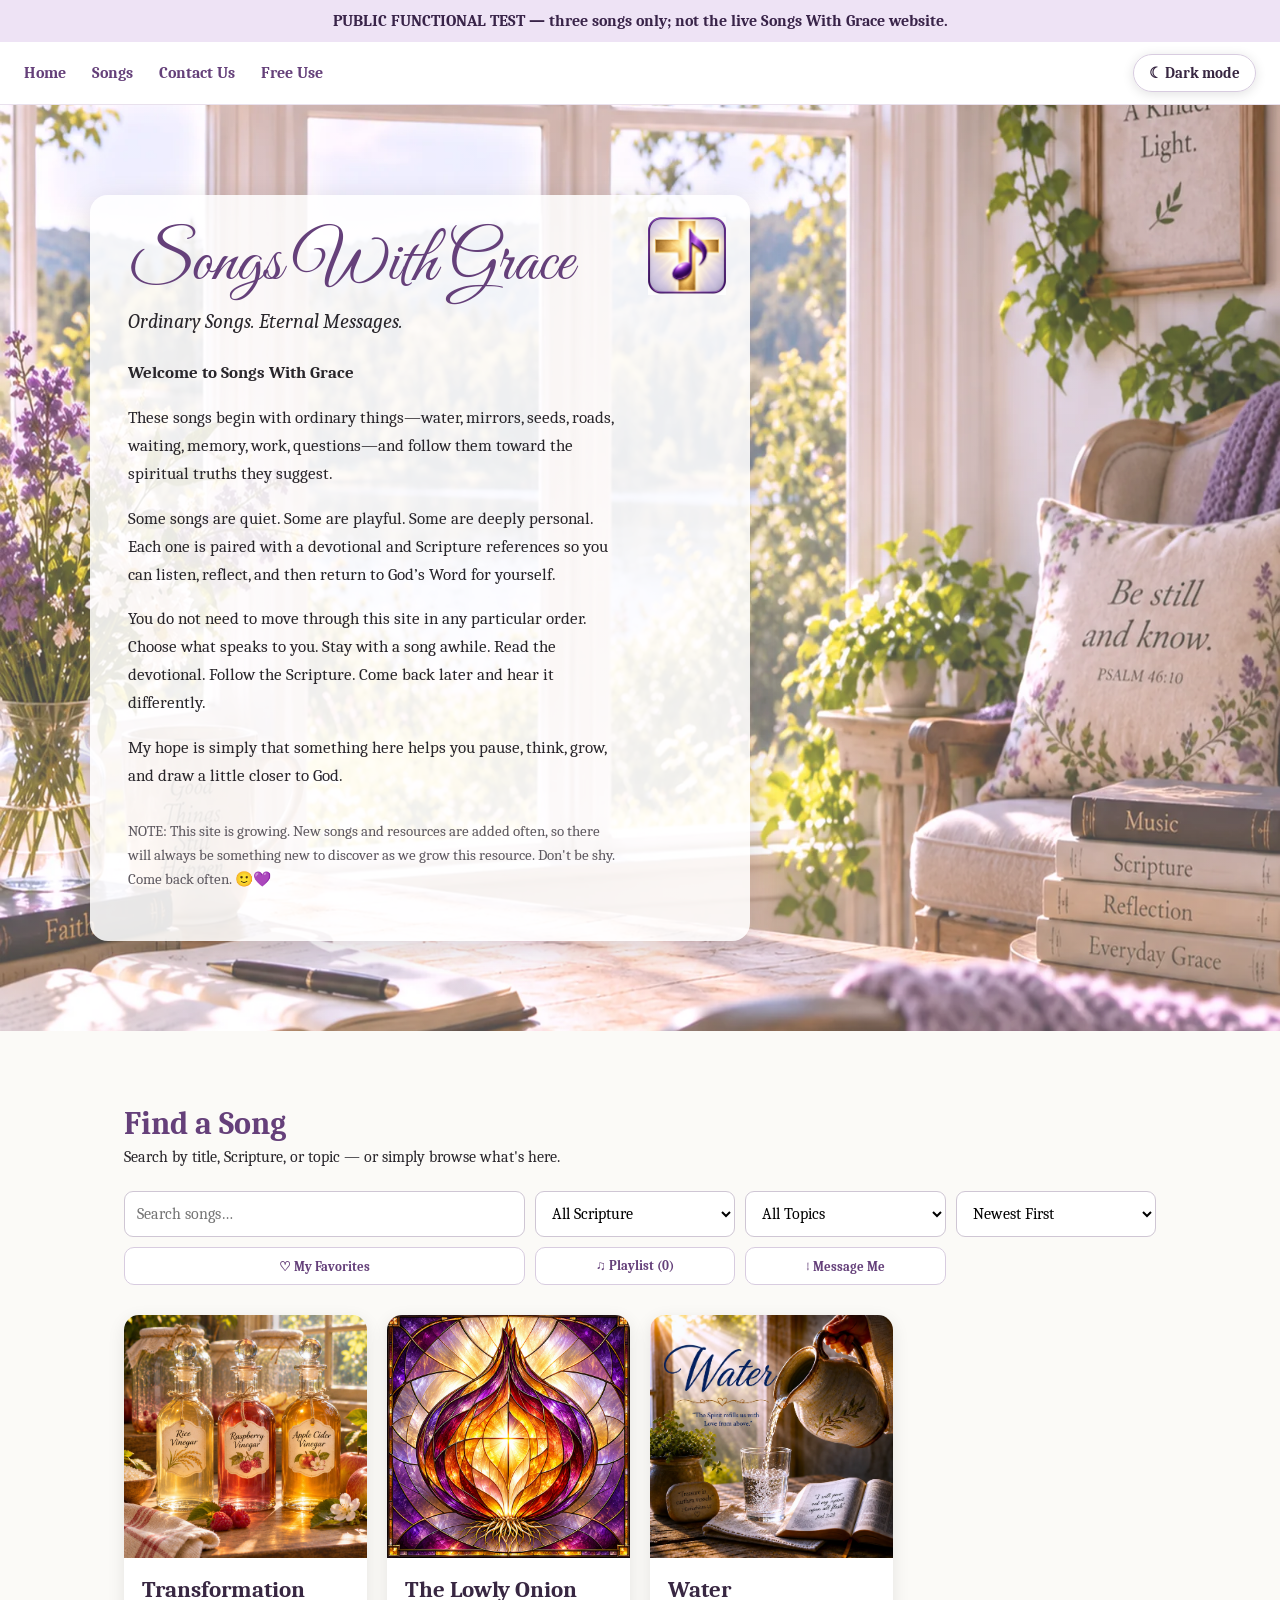
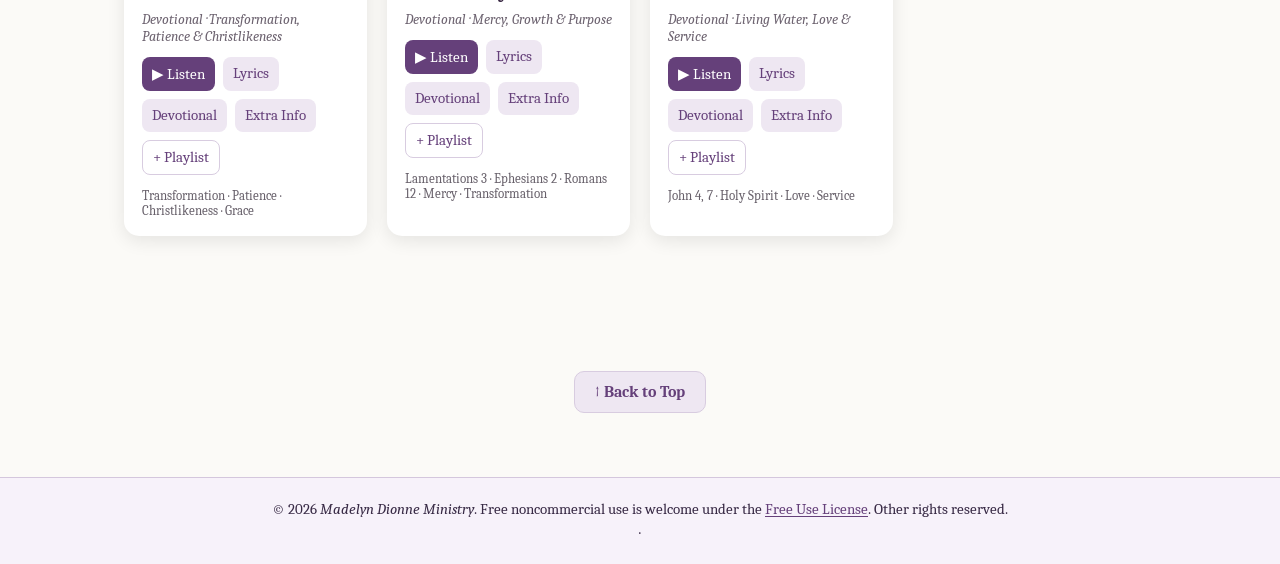
<file: index.html>
<!DOCTYPE html>

<html lang="en">
<head>
<meta charset="utf-8"/>
<meta content="width=device-width, initial-scale=1" name="viewport"/>
<link href="assets/favicon.png" rel="icon" type="image/png"/>
<title>Songs With Grace</title>
<link href="https://fonts.googleapis.com" rel="preconnect"/>
<link crossorigin="" href="https://fonts.gstatic.com" rel="preconnect"/>
<link href="https://fonts.googleapis.com/css2?family=Caladea:ital,wght@0,400;0,700;1,400;1,700&amp;family=Great+Vibes&amp;display=swap" rel="stylesheet"/>
<link href="site-nav.css" rel="stylesheet"/><link href="swg-theme.css" rel="stylesheet"/><script src="swg-theme.js"></script>
<style>
:root{--purple:#65407a;--deep:#382742;--paper:#fbfaf7;--ink:#29262b;--soft:#eee7f2}
*{box-sizing:border-box}
html{scroll-behavior:smooth}
body{margin:0;font-family:"Caladea",serif;color:var(--ink);background:var(--paper)}
.hero{min-height:72vh;background:linear-gradient(rgba(255,255,255,.16),rgba(255,255,255,.30)),url('assets/main-page-hero.webp') center/cover no-repeat;display:flex;align-items:center;padding:7vw}
.hero-box{position:relative;max-width:660px;background:rgba(255,255,255,.86);padding:34px 128px 34px 38px;border-radius:18px;box-shadow:0 8px 30px rgba(0,0,0,.14)}
.hero-logo{position:absolute;top:22px;right:24px;width:78px;height:78px;object-fit:contain}
h1{margin:0;color:var(--purple);font-family:"Great Vibes",cursive;font-size:clamp(2.9rem,5.3vw,4.8rem);font-weight:400;line-height:1.02;white-space:nowrap}
.tagline{font-size:1.25rem;font-style:italic;margin:12px 0 26px}
.welcome{font-size:1.06rem;line-height:1.65}.growing{font-size:.92rem;color:#5e5960}
main{max-width:1080px;margin:auto;padding:48px 24px 70px}h2{color:var(--purple);font-size:2rem;margin-bottom:6px}.find-intro{margin-top:0}
.controls{display:grid;grid-template-columns:2fr repeat(3,1fr);gap:10px;margin:25px 0 30px}
input,select{width:100%;padding:12px;border:1px solid #cfc6d4;border-radius:9px;background:white;font:inherit}
.grid{display:grid;grid-template-columns:repeat(4,minmax(0,1fr));gap:20px}
.card{background:white;border-radius:15px;overflow:hidden;box-shadow:0 5px 18px rgba(0,0,0,.09)}
.card img{width:100%;aspect-ratio:1;object-fit:cover;display:block}.card-body{padding:18px}.card h3{margin:0 0 8px;font-size:1.45rem;color:var(--deep)}
.resource-type-card{font-size:.9rem;font-style:italic;color:#6d6370;margin:0 0 12px}.new-song-marker{display:none;margin-left:.28rem;color:var(--purple);font-weight:700;font-size:1rem;vertical-align:super;line-height:1}
.actions{display:flex;flex-wrap:wrap;gap:8px}.actions a{padding:8px 10px;border-radius:8px;text-decoration:none;color:var(--purple);background:var(--soft);font-size:.92rem}.actions a.listen{background:var(--purple);color:white}
.meta{font-size:.84rem;margin-top:13px;color:#68616b}.no-results{display:none;padding:20px;background:white;border-radius:12px}

@media(max-width:920px){.controls{grid-template-columns:1fr 1fr}.grid{grid-template-columns:repeat(3,minmax(0,1fr))}}
@media(max-width:720px){.hero{min-height:68vh;padding:20px}.hero-box{padding:24px 92px 24px 24px}.hero-logo{top:18px;right:18px;width:56px;height:56px}.controls{grid-template-columns:1fr}.grid{grid-template-columns:repeat(2,minmax(0,1fr));gap:12px}.card-body{padding:13px}.actions{gap:5px}.actions a{font-size:.78rem;padding:7px}}
.favorites-toggle{border:1px solid #d8cce0;background:#fff;color:var(--purple);font-family:inherit;font-weight:700;border-radius:10px;padding:10px 14px;cursor:pointer}.favorites-toggle.active{background:#f3edf6}.favorites-note{text-align:center;color:#6d6370;font-size:.9rem;margin:8px 0 16px}
.new-feature-mark{color:var(--purple);font-weight:700;margin-left:2px}.new-feature-mark[hidden]{display:none!important}
.sr-only{position:absolute;width:1px;height:1px;padding:0;margin:-1px;overflow:hidden;clip:rect(0,0,0,0);white-space:nowrap;border:0}

/* SWG Playlist */
.playlist-add{border:1px solid #d8cce0;background:#fff;color:var(--purple);font:inherit;font-size:.92rem;padding:8px 10px;border-radius:8px;cursor:pointer}.playlist-add.is-added{background:#f3edf6;font-weight:700}.playlist-launch{border:1px solid #d8cce0;background:#fff;color:var(--purple);font-family:inherit;font-weight:700;border-radius:10px;padding:10px 14px;cursor:pointer}.playlist-panel{position:fixed;right:18px;bottom:18px;z-index:10000;width:min(430px,calc(100% - 30px));max-height:min(72vh,650px);display:none;flex-direction:column;background:#fbfaf7;border:1px solid #d8cce0;border-radius:16px;box-shadow:0 12px 34px rgba(0,0,0,.20);overflow:hidden}.playlist-panel.is-open{display:flex}.playlist-head{display:flex;align-items:center;justify-content:space-between;gap:12px;padding:15px 16px 10px;border-bottom:1px solid #e9e1ed}.playlist-head h2{font-size:1.35rem;margin:0}.playlist-close{border:0;background:transparent;color:var(--purple);font:700 1.45rem/1 Caladea,serif;cursor:pointer}.playlist-list{list-style:none;margin:0;padding:8px 12px;overflow:auto}.playlist-item{display:grid;grid-template-columns:1fr auto;gap:8px;align-items:center;padding:9px 4px;border-bottom:1px solid #eee7f2}.playlist-item.is-current{font-weight:700;color:var(--deep)}.playlist-item-actions{display:flex;gap:3px}.playlist-item button{border:0;background:transparent;color:var(--purple);font:inherit;cursor:pointer;padding:4px 5px}.playlist-empty{padding:18px;text-align:center;color:#6d6370}.playlist-player{padding:12px 16px 16px;border-top:1px solid #e9e1ed;background:#fff}.playlist-now{font-size:.9rem;margin:0 0 8px;color:#5e5960;min-height:1.2em}.playlist-player audio{width:100%;margin:0 0 9px}.playlist-controls{display:flex;gap:7px;flex-wrap:wrap}.playlist-controls button{border:0;border-radius:8px;background:var(--purple);color:#fff;font:inherit;font-weight:700;padding:8px 11px;cursor:pointer}.playlist-controls button.secondary{background:#eee7f2;color:var(--purple)}@media(max-width:560px){.playlist-panel{right:15px;bottom:15px;width:calc(100% - 30px);max-height:78vh}.playlist-add{font-size:.78rem;padding:7px}}@media print{.playlist-panel,.playlist-launch,.playlist-add{display:none!important}}

/* Download license confirmation (index playlist only) */
.swg-download-dialog[hidden]{display:none!important}.swg-download-dialog{position:fixed;inset:0;z-index:20000;background:rgba(30,20,37,.64);display:flex;align-items:center;justify-content:center;padding:16px}.swg-download-box{width:min(650px,100%);max-height:92vh;display:flex;flex-direction:column;background:#fbfaf7;border-radius:16px;padding:22px;box-shadow:0 14px 44px rgba(0,0,0,.3);font-family:Caladea,serif}.swg-download-box h2{margin:0 35px 8px 0;font-size:1.65rem}.swg-download-close{float:right;border:0;background:transparent;color:#65407a;font-size:1.7rem;cursor:pointer}.swg-license-toggle{align-self:flex-start;color:#65407a;background:#eee7f2;border:1px solid #d8cce0;border-radius:8px;font:inherit;padding:9px 12px;cursor:pointer}.swg-license-scroll{overflow-y:auto;min-height:0;max-height:38vh;border:1px solid #ded4e3;border-radius:9px;padding:12px 16px;margin:12px 0;line-height:1.5;background:white}.swg-license-scroll[hidden]{display:none}.swg-license-scroll .license-content{padding:0;max-width:none}.swg-license-scroll h1{font-family:Caladea,serif;font-size:1.7rem;white-space:normal}.swg-license-scroll h2{font-size:1.2rem;margin:1em 0 .35em}.swg-license-scroll p{margin:.5em 0}.swg-download-accept{display:flex;align-items:flex-start;gap:9px;margin:14px 0}.swg-download-accept input{width:auto;margin-top:4px}.swg-download-actions{display:flex;gap:10px;justify-content:flex-end;flex-wrap:wrap}.swg-download-actions button{font:inherit;border-radius:8px;padding:9px 15px;cursor:pointer;border:1px solid #d8cce0}.swg-download-confirm{background:#65407a;color:white}.swg-download-confirm:disabled{opacity:.45;cursor:not-allowed}.swg-download-help{font-size:.9rem;color:#6d6370}.playlist-controls .swg-download-button{background:#eee7f2;color:#65407a}

/* Private visitor messages */
.swg-message-form{max-width:650px;margin:22px 0 8px;padding:24px;background:#fff;border:1px solid #e5dce9;border-radius:14px}
.swg-message-form label{display:block;margin:14px 0 6px;font-weight:700;color:var(--deep)}
.swg-message-form input,.swg-message-form textarea{width:100%;padding:12px;border:1px solid #cfc6d4;border-radius:9px;background:white;font:inherit}
.swg-message-form textarea{resize:vertical}
.swg-message-form button{margin-top:16px;background:var(--purple);color:white;border:0;border-radius:9px;padding:12px 20px;font:inherit;font-weight:700;cursor:pointer}
.swg-message-form button:hover,.swg-message-form button:focus-visible{background:var(--deep)}
.swg-message-note{font-size:.9rem;color:#5e5960;line-height:1.5}

/* The download agreement is always legible, including in dark mode. */
html body .swg-download-box{background:#eee8f1!important;color:#29262b!important;color-scheme:light}
html body .swg-download-box p,html body .swg-download-box label,html body .swg-download-box span,html body .swg-download-box li,html body .swg-download-box strong,html body .swg-download-box em{color:#29262b!important}
html body .swg-download-box h2,html body .swg-download-box a{color:#65407a!important}
html body .swg-download-box .swg-license-scroll{background:#f7f3f9!important;color:#29262b!important}
html body .swg-download-box .swg-license-scroll h1,html body .swg-download-box .swg-license-scroll h2{color:#65407a!important}
html body .swg-download-box .swg-download-confirm{background:#65407a!important;color:white!important}

/* Index review: accessible return link and dark-mode contact heading. */
.swg-back-to-top-wrap{text-align:center;padding:0 24px 24px}
.swg-back-to-top{display:inline-block;padding:11px 20px;border:1px solid #d8cce0;border-radius:10px;background:#eee7f2;color:#65407a;font-weight:700;text-decoration:none}
.swg-back-to-top:hover,.swg-back-to-top:focus-visible{background:#e2d3eb;text-decoration:underline}
html[data-swg-theme="dark"] .site-info #swgMessageTitle{color:#d9b9ed}
html[data-swg-theme="dark"] .swg-back-to-top{background:#382a43;color:#f1dcfc;border-color:#685774}
html[data-swg-theme="dark"] .swg-back-to-top:hover,html[data-swg-theme="dark"] .swg-back-to-top:focus-visible{background:#493553}
@media print{.swg-back-to-top-wrap{display:none}}
</style>
<!-- Privacy-friendly analytics by Plausible -->

<script>
  window.plausible=window.plausible||function(){(plausible.q=plausible.q||[]).push(arguments)},plausible.init=plausible.init||function(i){plausible.o=i||{}};
  plausible.init()
</script>
<link href="swg-footer.css" rel="stylesheet"/>
</head>
<body id="browse-top"><div id="swg-test-notice" style="padding:12px;text-align:center;background:#eee3f5;color:#392449;font-weight:bold;position:relative;z-index:5">PUBLIC FUNCTIONAL TEST — three songs only; not the live Songs With Grace website.</div>
<nav aria-label="Site menu" class="site-menu"><a href="#browse-top">Home</a><a href="#songs">Songs</a><a href="#contact-us">Contact Us</a><a href="license.html">Free Use</a></nav>
<section class="hero">
<div class="hero-box">
<img alt="Songs With Grace logo" class="hero-logo" src="assets/favicon.png"/>
<h1>Songs With Grace</h1>
<div class="tagline">Ordinary Songs. Eternal Messages.</div>
<div class="welcome">
<strong>Welcome to Songs With Grace</strong>
<p>These songs begin with ordinary things—water, mirrors, seeds, roads, waiting, memory, work, questions—and follow them toward the spiritual truths they suggest.</p>
<p>Some songs are quiet. Some are playful. Some are deeply personal. Each one is paired with a devotional and Scripture references so you can listen, reflect, and then return to God’s Word for yourself.</p>
<p>You do not need to move through this site in any particular order. Choose what speaks to you. Stay with a song awhile. Read the devotional. Follow the Scripture. Come back later and hear it differently.</p>
<p>My hope is simply that something here helps you pause, think, grow, and draw a little closer to God.</p>
<p class="growing" style="margin-top:2em">NOTE: This site is growing. New songs and resources are added often, so there will always be something new to discover as we grow this resource. Don't be shy. Come back often. 🙂💜</p>
</div>
</div>
</section>
<main id="songs">
<h2>Find a Song</h2>
<p class="find-intro">Search by title, Scripture, or topic — or simply browse what's here.</p>
<div class="controls">
<input aria-label="Search songs" id="search" placeholder="Search songs…" type="search"/>
<select id="scripture"><option value="">All Scripture</option><option value="1 corinthians 13">1 Corinthians 13</option><option value="1 corinthians 15">1 Corinthians 15</option><option value="1 john 4">1 John 4</option><option value="1 samuel 16">1 Samuel 16</option><option value="1 samuel 3">1 Samuel 3</option><option value="1 thessalonians 5">1 Thessalonians 5</option><option value="2 corinthians 10">2 Corinthians 10</option><option value="2 corinthians 5">2 Corinthians 5</option><option value="2 peter 3">2 Peter 3</option><option value="2 timothy 1">2 Timothy 1</option><option value="2 timothy 2">2 Timothy 2</option><option value="2 timothy 3">2 Timothy 3</option><option value="acts 2">Acts 2</option><option value="acts 17">Acts 17</option><option value="colossians 2">Colossians 2</option><option value="ephesians 2">Ephesians 2</option><option value="ecclesiastes 3">Ecclesiastes 3</option><option value="ephesians 4">Ephesians 4</option><option value="galatians 1">Galatians 1</option><option value="galatians 2">Galatians 2</option><option value="galatians 3">Galatians 3–4</option><option value="hebrews 4">Hebrews 4</option><option value="isaiah 49">Isaiah 49</option><option value="isaiah 55">Isaiah 55</option><option value="james 4">James 4</option><option value="james 1">James 1</option><option value="jeremiah 18">Jeremiah 18</option><option value="jeremiah 23">Jeremiah 23</option><option value="john 13">John 13</option><option value="john 15">John 15</option><option value="john 3">John 3</option><option value="john 16">John 16</option><option value="john 4">John 4</option><option value="john 7">John 7</option><option value="luke 15">Luke 15</option><option value="mark 4">Mark 4</option><option value="matthew 6">Matthew 6</option><option value="philippians 1">Philippians 1</option><option value="proverbs 16">Proverbs 16</option><option value="proverbs 25">Proverbs 25</option><option value="proverbs">Proverbs</option><option value="psalm 1">Psalm 1</option><option value="psalm 139">Psalm 139</option><option value="psalm 42">Psalm 42</option><option value="psalm 46">Psalm 46</option><option value="psalm 85">Psalm 85</option><option value="psalm 77">Psalm 77</option><option value="romans 12">Romans 12</option><option value="romans 6">Romans 6</option><option value="romans 8">Romans 8</option><option value="john 8">John 8</option><option value="matthew 5">Matthew 5</option><option value="luke 10">Luke 10</option><option value="revelation 2">Revelation 2</option><option value="colossians 3">Colossians 3</option><option value="psalm 51">Psalm 51</option><option value="luke 12">Luke 12</option><option value="matthew 25">Matthew 25</option><option value="1 timothy 6">1 Timothy 6</option><option value="2 corinthians 9">2 Corinthians 9</option><option value="hebrews 13">Hebrews 13</option><option value="revelation 21">Revelation 21</option><option value="psalm 90">Psalm 90</option><option value="ephesians 1">Ephesians 1</option><option value="galatians 4">Galatians 4</option><option value="genesis 1">Genesis 1</option><option value="exodus 20">Exodus 20</option></select>
<select id="topic"><option value="">All Topics</option><option value="adoption">Adoption</option><option value="aging">Aging</option><option value="awakening">Awakening</option><option value="belief">Belief</option><option value="calling">Calling</option><option value="caregiving">Caregiving</option><option value="christ">Christ</option><option value="christlikeness">Christlikeness</option><option value="dignity">Dignity</option><option value="discernment">Discernment</option><option value="encouragement">Encouragement</option><option value="faith">Faith</option><option value="faithfulness">Faithfulness</option><option value="family">Family</option><option value="gardening">Gardening</option><option value="god's presence">God's Presence</option><option value="gospel">Gospel</option><option value="grace">Grace</option><option value="gratitude">Gratitude</option><option value="growth">Growth</option><option value="healing">Healing</option><option value="heirship">Heirship</option><option value="holy spirit">Holy Spirit</option><option value="hope">Hope</option><option value="humor">Humor</option><option value="identity">Identity</option><option value="inheritance">Inheritance</option><option value="integrity">Integrity</option><option value="lament">Lament</option><option value="legacy">Legacy</option><option value="listening">Listening</option><option value="living water">Living Water</option><option value="love">Love</option><option value="meditation">Meditation</option><option value="memory">Memory</option><option value="mercy">Mercy</option><option value="peace">Peace</option><option value="prayer">Prayer</option><option value="presence">Presence</option><option value="promise">Promise</option><option value="proverbs">Proverbs</option><option value="pruning">Pruning</option><option value="redemption">Redemption</option><option value="refuge">Refuge</option><option value="remembrance">Remembrance</option><option value="repentance">Repentance</option><option value="restoration">Restoration</option><option value="return">Return</option><option value="revival">Revival</option><option value="righteousness">Righteousness</option><option value="rootedness">Rootedness</option><option value="salvation">Salvation</option><option value="scripture">Scripture</option><option value="service">Service</option><option value="speech">Speech</option><option value="stewardship">Stewardship</option><option value="stillness">Stillness</option><option value="suffering">Suffering</option><option value="surrender">Surrender</option><option value="temptation">Temptation</option><option value="thoughts">Thoughts</option><option value="time">Time</option><option value="transformation">Transformation</option><option value="trust">Trust</option><option value="truth">Truth</option><option value="wisdom">Wisdom</option><option value="devotion">Devotion</option><option value="renewal">Renewal</option><option value="joy">Joy</option><option value="generosity">Generosity</option><option value="wealth">Wealth</option><option value="compassion">Compassion</option><option value="heaven">Heaven</option><option value="eternity">Eternity</option></select>
<select aria-label="Sort songs" id="sort"><option value="newest">Newest First</option><option value="oldest">Oldest First</option><option value="az">Title A–Z</option><option value="za">Title Z–A</option><option value="updated">Recently Updated</option></select><button aria-pressed="false" class="favorites-toggle" id="favoritesToggle" type="button">♡ My Favorites<span aria-label="New" class="new-feature-mark" data-new-until="2026-10-19">*</span></button><button aria-controls="playlistPanel" aria-expanded="false" class="playlist-launch" id="playlistLaunch" type="button">♫ Playlist (0)</button>
<button aria-label="Message Me" class="playlist-launch" onclick="window.location.hash='contact-us'" type="button">↓ Message Me</button>
</div><div class="favorites-note" hidden="" id="favoritesNote">Showing favorites saved in this browser.</div>
<section class="grid" id="songGrid"><article class="card" data-added="2026-11-18T00:00:00" data-new-date="2026-11-18" data-page="transformation.html" data-search="transformation vinegar rice raspberry apple cider fermentation patience growth grace christlikeness holy hands" data-title="Transformation" data-updated="2026-11-18T00:00:00"><a data-swg-action="cover" data-swg-song-link="Transformation" href="transformation.html"><img alt="Transformation cover artwork" loading="lazy" src="assets/transformation-cover.webp"/></a><div class="card-body"><h3><a data-swg-action="title" data-swg-song-link="Transformation" href="transformation.html" style="color:inherit;text-decoration:none">Transformation</a><span aria-label="New song" class="new-song-marker" title="New song">*</span></h3><div class="resource-type-card">Devotional · Transformation, Patience &amp; Christlikeness</div><div class="actions"><a class="listen" data-swg-action="listen" data-swg-song-link="Transformation" href="transformation.html#listen">▶ Listen</a><a data-swg-action="lyrics" data-swg-song-link="Transformation" href="transformation.html#lyrics">Lyrics</a><a data-swg-action="devotional" data-swg-song-link="Transformation" href="transformation.html#devotional">Devotional</a><a data-swg-action="extra-info" data-swg-song-link="Transformation" href="transformation.html#extra">Extra Info</a><button aria-pressed="false" class="playlist-add" data-page="transformation.html" type="button">+ Playlist</button></div><div class="meta">Transformation · Patience · Christlikeness · Grace</div></div></article><article class="card" data-added="2026-11-03T00:00:00" data-new-date="2026-11-03" data-page="the-lowly-onion.html" data-search="the lowly onion mercy mercies grace growth transformation purpose identity layers lamentations 3 ephesians 2 romans 12 galatians 5" data-title="The Lowly Onion" data-updated="2026-11-03T00:00:00"><a data-swg-action="cover" data-swg-song-link="The Lowly Onion" href="the-lowly-onion.html"><img alt="The Lowly Onion stained glass cover artwork" loading="lazy" src="assets/the-lowly-onion-cover.webp"/></a><div class="card-body"><h3><a data-swg-action="title" data-swg-song-link="The Lowly Onion" href="the-lowly-onion.html" style="color:inherit;text-decoration:none">The Lowly Onion</a><span aria-label="New song" class="new-song-marker" title="New song">*</span></h3><div class="resource-type-card">Devotional · Mercy, Growth &amp; Purpose</div><div class="actions"><a class="listen" data-swg-action="listen" data-swg-song-link="The Lowly Onion" href="the-lowly-onion.html#listen">▶ Listen</a><a data-swg-action="lyrics" data-swg-song-link="The Lowly Onion" href="the-lowly-onion.html#lyrics">Lyrics</a><a data-swg-action="devotional" data-swg-song-link="The Lowly Onion" href="the-lowly-onion.html#devotional">Devotional</a><a data-swg-action="extra-info" data-swg-song-link="The Lowly Onion" href="the-lowly-onion.html#extra">Extra Info</a><button aria-pressed="false" class="playlist-add" data-page="the-lowly-onion.html" type="button">+ Playlist</button></div><div class="meta">Lamentations 3 · Ephesians 2 · Romans 12 · Mercy · Transformation</div></div></article>





<article class="card" data-added="2026-09-24T10:40:00" data-page="water.html" data-search="water john 4 john 7 john 15 2 corinthians 4 1 john 4 galatians 5 philippians 4 romans 8 2 corinthians 1 living water holy spirit love mercy service peace comfort" data-title="Water" data-updated="2026-09-24T10:40:00">
<a data-swg-action="cover" data-swg-song-link="Water" href="water.html"><img alt="Water song cover" loading="lazy" src="assets/water-cover.webp"/></a>
<div class="card-body"><h3><a data-swg-action="title" data-swg-song-link="Water" href="water.html" style="color:inherit;text-decoration:none">Water</a></h3><div class="resource-type-card">Devotional · Living Water, Love &amp; Service</div>
<div class="actions"><a class="listen" data-swg-action="listen" data-swg-song-link="Water" href="water.html#listen">▶ Listen</a><a data-swg-action="lyrics" data-swg-song-link="Water" href="water.html#lyrics">Lyrics</a><a data-swg-action="devotional" data-swg-song-link="Water" href="water.html#devotional">Devotional</a><a data-swg-action="extra-info" data-swg-song-link="Water" href="water.html#extra">Extra Info</a><button aria-pressed="false" class="playlist-add" data-page="water.html" type="button">+ Playlist</button></div><div class="meta">John 4, 7 · Holy Spirit · Love · Service</div></div>
</article>










</section>
<div class="no-results" id="noResults">Nothing here yet. Try another word—or browse what's here.</div>
</main>
<div class="site-info">

</div>
<aside aria-hidden="true" aria-label="My Playlist" class="playlist-panel" id="playlistPanel">
<div class="playlist-head"><h2>My Playlist</h2><button aria-label="Close playlist" class="playlist-close" id="playlistClose" type="button">×</button></div>
<div class="playlist-empty" id="playlistEmpty">Your playlist is empty. Add songs from the song cards.</div>
<ol class="playlist-list" id="playlistList"></ol>
<div class="playlist-player">
<p class="swg-playlist-download-help" style="font-size:.94rem;line-height:1.4;margin:4px 0 12px;color:#65407a">To download: select a song in this playlist, then choose <strong>Download Song</strong>. The Free Use agreement will appear before downloading.</p>
<p class="playlist-now" id="playlistNow">Choose songs, then press Play All.</p>
<audio controls="" controlslist="nodownload" id="playlistAudio" preload="none"></audio>
<div class="playlist-controls">
<button id="playlistPlayAll" type="button">▶ Play All</button>
<button class="secondary" id="playlistPrev" type="button">◀ Previous</button>
<button class="secondary" id="playlistNext" type="button">Next ▶</button>
<button class="secondary" id="playlistClear" type="button">Clear</button>
<button class="secondary swg-download-button" id="swgDownloadOpen" type="button">↓ Download Song</button>
</div>
</div>
</aside><div aria-labelledby="swgDownloadTitle" aria-modal="true" class="swg-download-dialog" hidden="" id="swgDownloadDialog" role="dialog">
<div class="swg-download-box">
<div><button aria-label="Close" class="swg-download-close" id="swgDownloadClose" type="button">×</button><h2 id="swgDownloadTitle">Free Use Agreement</h2></div>
<p id="swgDownloadSongName">Please review the Free Use terms before downloading.</p>
<div class="swg-license-scroll" id="swgLicenseTerms"></div>
<label class="swg-download-accept"><input id="swgDownloadAgree" type="checkbox"><span>I have read and agree to the Free Use License.</span></input></label>
<div class="swg-download-actions"><button id="swgDownloadCancel" type="button">Cancel</button><button class="swg-download-confirm" disabled="" id="swgDownloadConfirm" type="button">Agree &amp; Download</button></div>
</div>
</div>
<div class="swg-back-to-top-wrap"><a class="swg-back-to-top" href="#browse-top">↑ Back to Top</a></div>
<footer class="site-footer" id="browse-bottom"><p data-swg-copyright="true">© 2026 <em>Madelyn Dionne Ministry</em>. Free noncommercial use is welcome under the <a href="license.html">Free Use License</a>. Other rights reserved.</p><nav aria-label="Footer links">  ·  </nav></footer>
<script>
const grid=document.getElementById('songGrid');
const noResults=document.getElementById('noResults');
const search=document.getElementById('search'), scripture=document.getElementById('scripture'), topic=document.getElementById('topic'), sort=document.getElementById('sort');
const favoritesToggle=document.getElementById('favoritesToggle'), favoritesNote=document.getElementById('favoritesNote'); let favoritesOnly=false;
function favoritePages(){try{return JSON.parse(localStorage.getItem('swgFavorites')||'[]')}catch(e){return []}}
function cards(){ return [...grid.querySelectorAll('.card')]; }
function filterSongs(){
 const terms=[search.value,scripture.value,topic.value].filter(Boolean).join(' ').toLowerCase().split(/\s+/).filter(Boolean);
 let visible=0;
 const favs=favoritePages(); cards().forEach(card=>{ const matches=terms.every(term=>card.dataset.search.toLowerCase().includes(term)); const favOk=!favoritesOnly||favs.includes(card.dataset.page); const ok=matches&&favOk; card.style.display=ok?'':'none'; if(ok) visible++; });
 noResults.style.display=visible?'none':'block';
}
function sortSongs(){
 const mode=sort.value; const arr=cards();
 arr.sort((a,b)=>{
  if(mode==='az'||mode==='za'){ const c=a.dataset.title.localeCompare(b.dataset.title); return mode==='az'?c:-c; }
  const key=mode==='updated'?'updated':'added'; const av=new Date(a.dataset[key]), bv=new Date(b.dataset[key]);
  return mode==='oldest'?av-bv:bv-av;
 });
 arr.forEach(c=>grid.appendChild(c));
}
[search,scripture,topic].forEach(el=>el.addEventListener('input',filterSongs));
sort.addEventListener('change',()=>{sortSongs();filterSongs();});
favoritesToggle.addEventListener('click',()=>{favoritesOnly=!favoritesOnly;favoritesToggle.classList.toggle('active',favoritesOnly);favoritesToggle.setAttribute('aria-pressed',String(favoritesOnly));favoritesToggle.innerHTML=(favoritesOnly?'♥ My Favorites':'♡ My Favorites')+'<span class="new-feature-mark" data-new-until="2026-10-19" aria-label="New">*</span>'; const nm=favoritesToggle.querySelector('.new-feature-mark'); if(nm){const d=new Date();d.setHours(0,0,0,0);if(d>=new Date('2026-10-19T00:00:00'))nm.hidden=true;}favoritesNote.hidden=!favoritesOnly;filterSongs();});
sortSongs();filterSongs();
</script>
<script>(function(){const today=new Date();today.setHours(0,0,0,0);document.querySelectorAll('.new-feature-mark[data-new-until]').forEach(m=>{const end=new Date(m.dataset.newUntil+'T00:00:00');if(today>=end)m.hidden=true;});})();
function updateNewSongMarkers(){
 const today=new Date();
 today.setHours(0,0,0,0);
 document.querySelectorAll('.card[data-new-date]').forEach(card=>{
   const parts=card.dataset.newDate.split('-').map(Number);
   if(parts.length!==3) return;
   const launch=new Date(parts[0],parts[1]-1,parts[2]);
   const expires=new Date(launch); expires.setDate(expires.getDate()+14);
   const marker=card.querySelector('.new-song-marker');
   if(marker) marker.style.display=(today < expires)?'inline':'none';
 });
}
updateNewSongMarkers();
</script>
<script src="assets/swg-playlist.js"></script><script>
/* Remove obsolete song-page download links; playlist is the download gateway. */
(function(){
  function clean(){
    var player=document.querySelector('audio#listen');
    if(!player)return;
    document.querySelectorAll('a,button,.swg-song-download-wrap').forEach(function(el){
      if(el.closest('.swg-playlist-download-help,nav,.site-footer'))return;
      if(el.matches('.swg-song-download-wrap') || (/^\s*[↓⬇]?\s*Download Song\s*$/i.test(el.textContent||'') && !el.closest('#playlistPanel'))){
        el.remove();
      }
    });
  }
  if(document.readyState==='loading')document.addEventListener('DOMContentLoaded',clean);else clean();
  window.addEventListener('load',clean);
})();
</script>
<script>
/* Playlist download gate: select a song, review terms, agree, then download. */
(function(){
 const open=document.getElementById('swgDownloadOpen'), dialog=document.getElementById('swgDownloadDialog');
 const terms=document.getElementById('swgLicenseTerms'),agree=document.getElementById('swgDownloadAgree');
 const confirm=document.getElementById('swgDownloadConfirm'),name=document.getElementById('swgDownloadSongName');
 const list=document.getElementById('playlistList'),audio=document.getElementById('playlistAudio');
 if(!open||!dialog)return;
 let selected=null;
 function songs(){try{const x=JSON.parse(localStorage.getItem('swgPlaylist')||'[]');return Array.isArray(x)?x:[]}catch(e){return []}}
 function close(){dialog.hidden=true;agree.checked=false;confirm.disabled=true;open.focus()}
 document.getElementById('swgDownloadClose').addEventListener('click',close);
 document.getElementById('swgDownloadCancel').addEventListener('click',close);
 dialog.addEventListener('click',e=>{if(e.target===dialog)close()});
 document.addEventListener('keydown',e=>{if(e.key==='Escape'&&!dialog.hidden)close()});
 agree.addEventListener('change',()=>{confirm.disabled=!agree.checked});
 open.addEventListener('click',async()=>{
   const items=songs();
   const src=audio.getAttribute('src')||'';
   selected=items.find(s=>s.audio===src)||null;
   if(!selected){alert('Please select a song in your playlist first, then choose Download Song.');return}
   name.textContent='Selected song: '+selected.title;
   agree.checked=false;confirm.disabled=true;
   terms.textContent='Loading the Free Use License…';
   dialog.hidden=false;
   try{
     const res=await fetch('license.html',{cache:'no-store'});
     if(!res.ok)throw new Error('License unavailable');
     const doc=new DOMParser().parseFromString(await res.text(),'text/html');
     const content=doc.querySelector('.license-card');
     if(!content)throw new Error('License content unavailable');
     terms.innerHTML=content.innerHTML;
   }catch(e){terms.innerHTML='<p>Unable to load the agreement. Please try again.</p>';agree.disabled=true;return}
   agree.disabled=false;
 });
 confirm.addEventListener('click',()=>{
   if(!agree.checked||!selected)return;
   const url=selected.audio||('assets/'+selected.page.replace(/\.html$/i,'')+'.mp3');
   const a=document.createElement('a');a.href=url;a.download=url.split('/').pop();document.body.appendChild(a);a.click();a.remove();
   if(typeof window.plausible==='function')window.plausible('Song Download',{props:{song:selected.title}});
   close();
 });
})();
</script>
</body></html>
</file>
<file: site-nav.css>
.site-menu{background:#fff;border-bottom:1px solid #e9e1ed;padding:12px 24px;display:flex;align-items:center;justify-content:center;flex-wrap:wrap;gap:10px 26px;font-family:"Caladea",serif}
.site-menu a{color:#65407a;text-decoration:none;font-weight:700;line-height:1.4}
.site-menu a:hover,.site-menu a:focus-visible{text-decoration:underline}
.site-menu a:focus-visible{outline:2px solid #65407a;outline-offset:5px}
.site-info{max-width:1080px;margin:0 auto;padding:10px 24px 55px;display:grid;grid-template-columns:repeat(2,minmax(0,1fr));gap:24px}
.site-info section{background:#fff;border-radius:14px;padding:24px 28px;box-shadow:0 4px 16px rgba(0,0,0,.06);scroll-margin-top:20px}
.site-info h2{color:#65407a;margin:0 0 12px;font-size:1.7rem}
.site-info p{line-height:1.65;margin:0 0 12px}
.site-info p:last-child{margin-bottom:0}
.site-footer{padding:25px 22px 32px;text-align:center;border-top:1px solid #e9e1ed;color:#5e5960;font-family:"Caladea",serif;font-size:.9rem;line-height:1.6}
.site-footer p{margin:0 auto;max-width:800px}
@media(max-width:680px){.site-menu{gap:8px 16px;font-size:.94rem}.site-info{grid-template-columns:1fr;padding:10px 16px 38px;gap:16px}.site-info section{padding:22px}}
@media print{.site-menu,.site-footer{display:none!important}}
</file>
<file: swg-theme.css>
/* Songs With Grace shared optional night palette */
html[data-swg-theme="dark"]{color-scheme:dark;--purple:#d9b9ed;--deep:#f0dff5;--paper:#19151f;--ink:#f1eaf0;--soft:#382a43}
html[data-swg-theme="dark"] .site-menu,html[data-swg-theme="dark"] .site-info section{background:#28212f;border-color:#51415b;color:var(--ink)}
html[data-swg-theme="dark"] .site-menu a,html[data-swg-theme="dark"] .site-footer a{color:#e4c9f2}
html[data-swg-theme="dark"] .site-footer{border-color:#51415b;color:#c8b9cd}
html[data-swg-theme="dark"] .hero{background-image:linear-gradient(rgba(18,12,24,.56),rgba(18,12,24,.68)),url('assets/main-page-hero.webp')}
html[data-swg-theme="dark"] .hero-box{background:rgba(31,24,39,.91);box-shadow:0 8px 30px rgba(0,0,0,.4)}
html[data-swg-theme="dark"] .growing,html[data-swg-theme="dark"] .tagline{color:#e2d5e5}
html[data-swg-theme="dark"] .card,html[data-swg-theme="dark"] .no-results,html[data-swg-theme="dark"] .swg-message-form,html[data-swg-theme="dark"] .swg-message{background:#28212f;border-color:#51415b}
html[data-swg-theme="dark"] .resource-type-card,html[data-swg-theme="dark"] .resource-type,html[data-swg-theme="dark"] .meta,html[data-swg-theme="dark"] .favorites-note,html[data-swg-theme="dark"] .swg-message-note,html[data-swg-theme="dark"] .share-status,html[data-swg-theme="dark"] .swg-print-guidance{color:#c8b9cd!important}
html[data-swg-theme="dark"] input,html[data-swg-theme="dark"] select,html[data-swg-theme="dark"] textarea,html[data-swg-theme="dark"] .swg-message-form input:not([type=hidden]){background:#302739;color:#f1eaf0;border-color:#685774}
html[data-swg-theme="dark"] input::placeholder,html[data-swg-theme="dark"] textarea::placeholder{color:#c8b9cd}
html[data-swg-theme="dark"] .favorites-toggle,html[data-swg-theme="dark"] .playlist-launch,html[data-swg-theme="dark"] .playlist-add{background:#302739;color:#e4c9f2;border-color:#685774}
html[data-swg-theme="dark"] .favorites-toggle.active,html[data-swg-theme="dark"] .playlist-add.is-added{background:#493553}
html[data-swg-theme="dark"] .actions a{background:#45324f;color:#f1dcfc}
html[data-swg-theme="dark"] .actions a.listen,html[data-swg-theme="dark"] .swg-message-form button{background:#75508d;color:#fff}
html[data-swg-theme="dark"] .playlist-panel,html[data-swg-theme="dark"] .swg-download-box{background:#28212f;color:#f1eaf0;border-color:#685774}
html[data-swg-theme="dark"] .playlist-head,html[data-swg-theme="dark"] .playlist-player{border-color:#51415b}
html[data-swg-theme="dark"] .playlist-player,html[data-swg-theme="dark"] .swg-license-scroll{background:#302739;color:#f1eaf0;border-color:#685774}
html[data-swg-theme="dark"] .playlist-item{border-color:#51415b}
html[data-swg-theme="dark"] .playlist-now,html[data-swg-theme="dark"] .playlist-empty,html[data-swg-theme="dark"] .swg-download-help{color:#c8b9cd}
html[data-swg-theme="dark"] .playlist-controls button.secondary,html[data-swg-theme="dark"] .playlist-controls .swg-download-button,html[data-swg-theme="dark"] .swg-license-toggle{background:#493553;color:#f1dcfc;border-color:#685774}
html[data-swg-theme="dark"] .swg-playlist-download-help{color:#e4c9f2!important}
html[data-swg-theme="dark"] .section-bar,html[data-swg-theme="dark"] .song-introduction{background:#382a43!important;color:#f1eaf0}
html[data-swg-theme="dark"] .song-introduction h2{color:#d9b9ed!important}
html[data-swg-theme="dark"] section h2{border-color:#51415b}
html[data-swg-theme="dark"] .section-bar span{color:#b9a4c4}
html[data-swg-theme="dark"] .swg-message-form label{color:#f0dff5}
html[data-swg-theme="dark"] .share-actions button,html[data-swg-theme="dark"] .share-actions a{color:#d9b9ed}
.swg-theme-toggle{font:700 .92rem Caladea,serif;border:1px solid #d8cce0;border-radius:999px;background:rgba(255,255,255,.94);color:#382742;padding:9px 15px;cursor:pointer;box-shadow:0 2px 12px rgba(0,0,0,.12);margin-left:auto;white-space:nowrap}
html[data-swg-theme="dark"] .swg-theme-toggle{background:#302739;color:#f1dcfc;border-color:#8c739d}
.swg-theme-toggle:focus-visible{outline:2px solid currentColor;outline-offset:3px}
@media print{html[data-swg-theme="dark"]{color-scheme:light;--purple:#65407a;--deep:#382742;--paper:#fff;--ink:#000;--soft:#eee7f2}html[data-swg-theme="dark"] #devotional,html[data-swg-theme="dark"] #devotional *{color:#000!important;background:#fff!important}.swg-theme-toggle{display:none!important}}

/* Song-page private-message form: layout in BOTH themes. */
.resource .swg-message{margin:34px 0 12px;padding:24px;border:1px solid #d8cce0;border-radius:14px;background:#f8f4fa}
.resource .swg-message-form{display:grid;grid-template-columns:minmax(0,1fr);gap:14px;max-width:620px;margin-top:16px;background:transparent}
.resource .swg-message-form label{display:block;font-weight:700;line-height:1.5}
.resource .swg-message-form input:not([type=hidden]),
.resource .swg-message-form textarea{display:block;width:100%;min-width:0;box-sizing:border-box;margin:6px 0 0;padding:12px;border:1px solid #d1c4d9;border-radius:9px;background:#fff;color:#29262b;font:inherit}
.resource .swg-message-form textarea{min-height:140px;resize:vertical}
.resource .swg-message-form button{justify-self:start;width:auto;padding:12px 22px;border:0;border-radius:9px;background:#65407a;color:#fff;font:700 1rem Caladea,serif;cursor:pointer}
.resource .swg-message-form button:hover{background:#382742}
.resource .swg-message-note{line-height:1.55}
html[data-swg-theme="dark"] .resource .swg-message{background:#28212f;border-color:#51415b}
html[data-swg-theme="dark"] .resource .swg-message-form{background:transparent}
html[data-swg-theme="dark"] .resource .swg-message-form input:not([type=hidden]),
html[data-swg-theme="dark"] .resource .swg-message-form textarea{background:#302739;color:#f1eaf0;border-color:#685774}
html[data-swg-theme="dark"] .resource .swg-message-form button{background:#75508d;color:#fff}
html[data-swg-theme="dark"] .resource .swg-message-form button:hover{background:#8961a2}
/* Injected devotional Scripture reader: keep label legible on its light button. */
html[data-swg-theme="dark"] #devotional button:not(.print-btn),
html[data-swg-theme="dark"] #devotional a[class*="scripture"],
html[data-swg-theme="dark"] #devotional button[class*="scripture"]{background:#e9d9f1!important;color:#382742!important;border-color:#b79ac9!important}
html[data-swg-theme="dark"] #devotional button:not(.print-btn) *,
html[data-swg-theme="dark"] #devotional a[class*="scripture"] *{color:#382742!important}
@media(max-width:640px){.resource .swg-message{padding:18px}.resource .swg-message-form{max-width:100%}}
@media print{.resource .swg-message{display:none!important}}

/* Theme control for pages with custom navigation (ministry workspaces, special pages). */
.swg-theme-floating{position:fixed;right:18px;top:14px;z-index:9999;margin-left:0}
/* Shared night-mode refinements for special layouts and Scripture modal. */
html[data-swg-theme="dark"] .scripture-card{background:#28212f;color:#f1eaf0}
html[data-swg-theme="dark"] .scripture-picks button{background:#382a43;color:#f1eaf0;border-color:#685774}
html[data-swg-theme="dark"] .scripture-picks button.active{background:#75508d;color:#fff}
html[data-swg-theme="dark"] .scripture-copy,html[data-swg-theme="dark"] .scripture-error-detail{color:#c8b9cd;border-color:#51415b}
html[data-swg-theme="dark"] .swg-song-download-panel{background:#28212f;color:#f1eaf0}
html[data-swg-theme="dark"] .swg-song-download-panel h2,html[data-swg-theme="dark"] .swg-song-download-panel a{color:#d9b9ed}
html[data-swg-theme="dark"] header:not(.hero){background:#28212f;color:#f1eaf0}
html[data-swg-theme="dark"] main,html[data-swg-theme="dark"] article{color:var(--ink,#f1eaf0)}
@media(max-width:640px){.swg-theme-floating{right:8px;top:8px;padding:7px 10px}}
@media print{.swg-theme-floating{display:none!important}}


/* November 2026: targeted contrast repairs for legacy and ministry layouts. */
html[data-swg-theme="dark"] .content-card,
html[data-swg-theme="dark"] .update,
html[data-swg-theme="dark"] .mission,
html[data-swg-theme="dark"] .intro,
html[data-swg-theme="dark"] .day-toc,
html[data-swg-theme="dark"] .audio-note,
html[data-swg-theme="dark"] .gift a,
html[data-swg-theme="dark"] .file,
html[data-swg-theme="dark"] .pill {background:#302739;color:#f1eaf0;border-color:#685774}
html[data-swg-theme="dark"] .page-head p,
html[data-swg-theme="dark"] .lead,
html[data-swg-theme="dark"] .tech-note,
html[data-swg-theme="dark"] .update-kicker,
html[data-swg-theme="dark"] .update h3,
html[data-swg-theme="dark"] .update em,
html[data-swg-theme="dark"] .file strong,
html[data-swg-theme="dark"] .day h3,
html[data-swg-theme="dark"] .scripture,
html[data-swg-theme="dark"] .christmas-note {color:#e4c9f2}
html[data-swg-theme="dark"] .file span,
html[data-swg-theme="dark"] .preview-note,
html[data-swg-theme="dark"] .muted {color:#c8b9cd}
html[data-swg-theme="dark"] .update h2 {border-color:#685774}
html[data-swg-theme="dark"] .card h3,
html[data-swg-theme="dark"] #lyrics h3,
html[data-swg-theme="dark"] #devotional h3,
html[data-swg-theme="dark"] #letter h3 {color:#f0dff5}
html[data-swg-theme="dark"] .day-toc a,
html[data-swg-theme="dark"] .gift a {color:#e4c9f2}
html[data-swg-theme="dark"] .card:not(.resource .card),
html[data-swg-theme="dark"] main .card {border-color:#51415b}
html[data-swg-theme="dark"] .file {border-style:dashed}
html[data-swg-theme="dark"] .preview-cover {background:#302739;border-color:#685774}
/* The projection PDF viewer remains white: its embedded PDF is authored independently. */
@media print {html[data-swg-theme="dark"] .content-card,html[data-swg-theme="dark"] .update,html[data-swg-theme="dark"] .mission,html[data-swg-theme="dark"] .intro {background:white!important;color:black!important}}

/* Consistent accessible footer in both themes */
footer, .swg-shared-footer {text-align:center;padding:24px 18px;border-top:1px solid #d8cce0;background:#f3edf6;color:#382742;font-family:Caladea,Georgia,serif;line-height:1.55}
footer [data-swg-copyright],.swg-shared-footer [data-swg-copyright]{color:inherit!important;margin:10px auto}
footer [data-swg-copyright] a{color:#65407a!important;text-decoration:underline}
html[data-swg-theme="dark"] footer,html[data-swg-theme="dark"] .swg-shared-footer{background:#241d2b!important;color:#f0e4f5!important;border-color:#5d4c69!important}
html[data-swg-theme="dark"] footer [data-swg-copyright] a{color:#e1b9f7!important}
.swg-free-use-section{max-width:900px;margin:40px auto;padding:24px;border:1px solid #d8cce0;border-radius:14px;background:#f8f4fa;color:#382742}
.swg-free-use-section h2{margin-top:0}
html[data-swg-theme="dark"] .swg-free-use-section{background:#302739;color:#f1eaf0;border-color:#685774}
@media print{.swg-shared-footer{display:none!important}}

/* Shared message dropdown and conditional subject field */
.swg-message-form select{display:block;width:100%;min-width:0;box-sizing:border-box;margin:6px 0 0;padding:12px;border:1px solid #d1c4d9;border-radius:9px;background:#fff;color:#29262b;font:inherit}
.swg-message-form [hidden]{display:none!important}
.swg-form-status{min-height:1em;margin:0;font-size:.9rem}
html[data-swg-theme="dark"] .swg-message-form select{background:#302739;color:#f1eaf0;border-color:#685774}
</file>
<file: swg-footer.css>
/* Shared footer presentation. */
footer.site-footer{box-sizing:border-box;width:100%;margin-top:2.5rem;padding:1.25rem 1rem;text-align:center;font-family:Caladea,Georgia,serif;font-size:0.95rem;line-height:1.5;color:var(--text,#382a45);background:var(--surface,#f7f2fa);border-top:1px solid rgba(110,68,133,.25)}
footer.site-footer p{margin:0 auto;max-width:70rem}footer.site-footer a{color:var(--accent,#693c85);text-decoration:underline;text-underline-offset:2px}
footer.site-footer a:focus-visible{outline:2px solid currentColor;outline-offset:3px}
html[data-theme="dark"] footer.site-footer,body.dark-mode footer.site-footer,body.dark footer.site-footer{background:#251c30;color:#f5effa;border-top-color:#665477}
html[data-theme="dark"] footer.site-footer a,body.dark-mode footer.site-footer a,body.dark footer.site-footer a{color:#e5c8ff}
@media print{footer.site-footer{display:none!important}}
</file>
